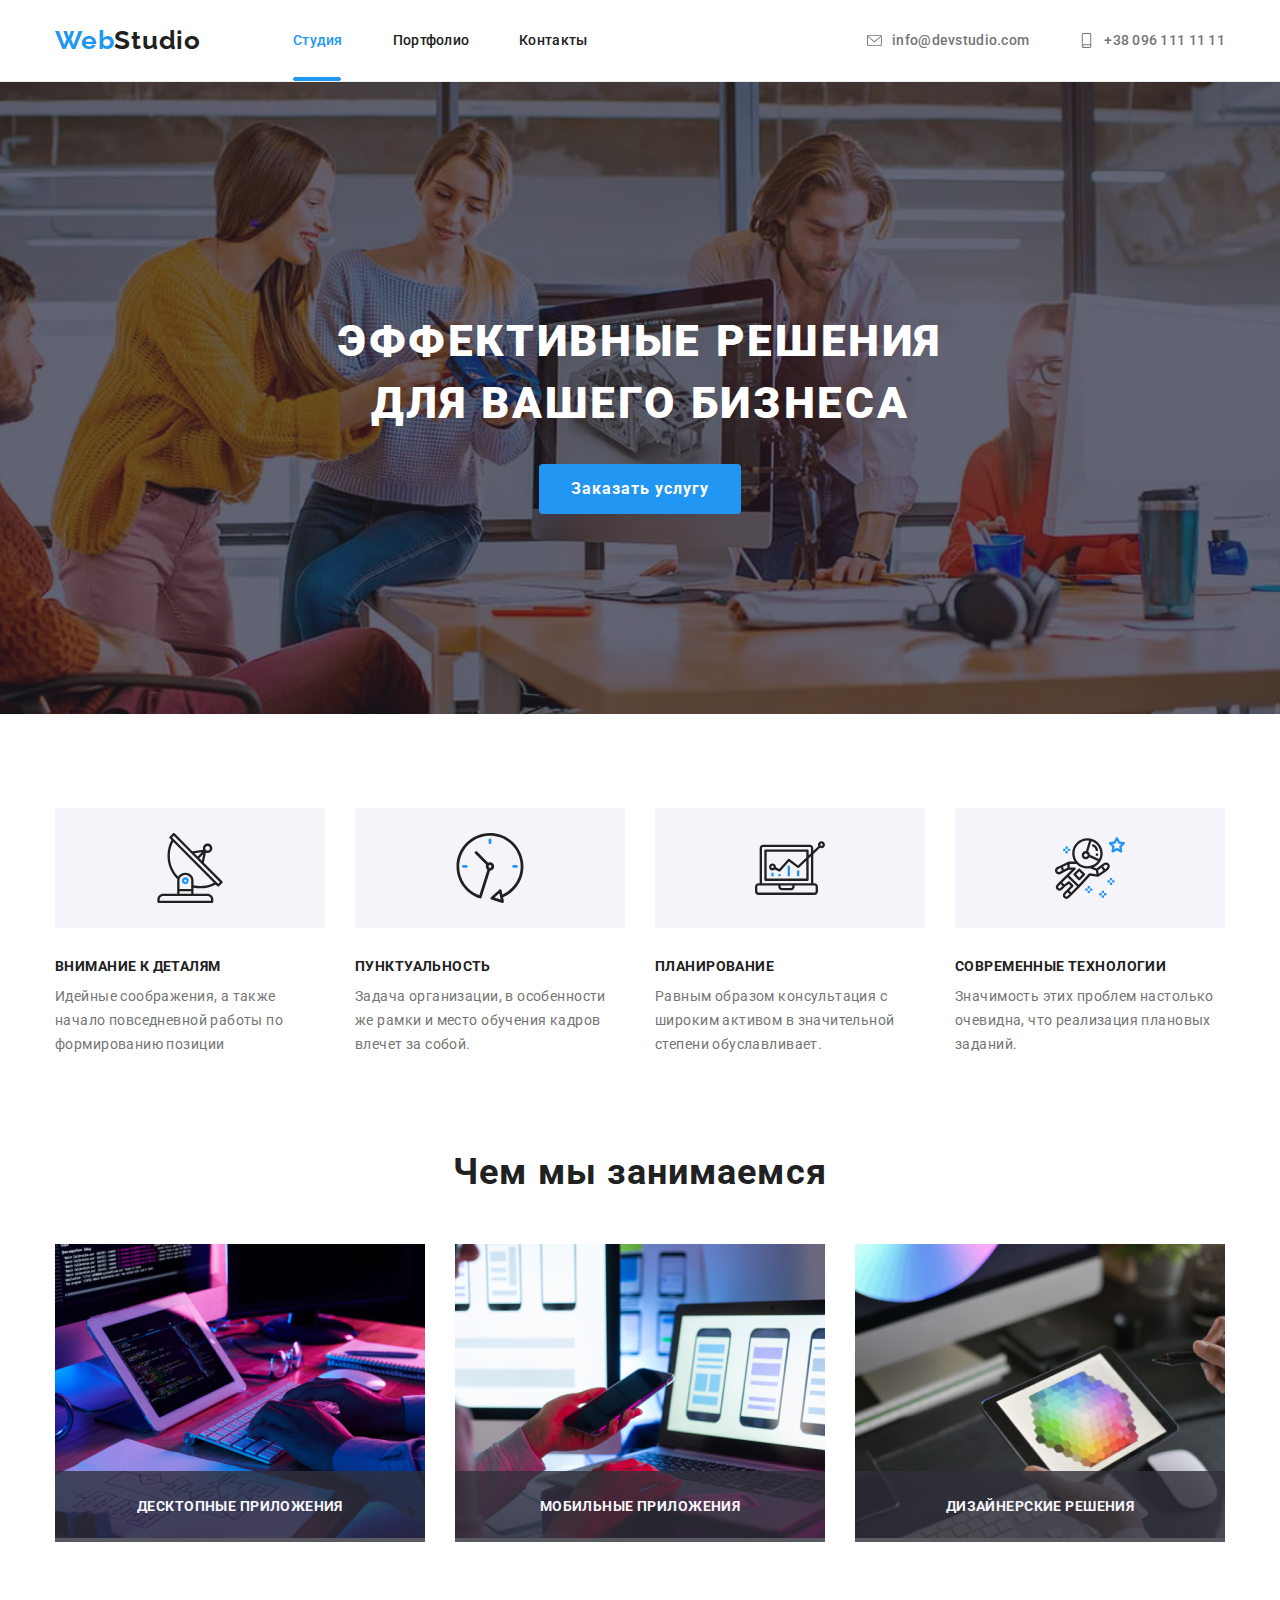
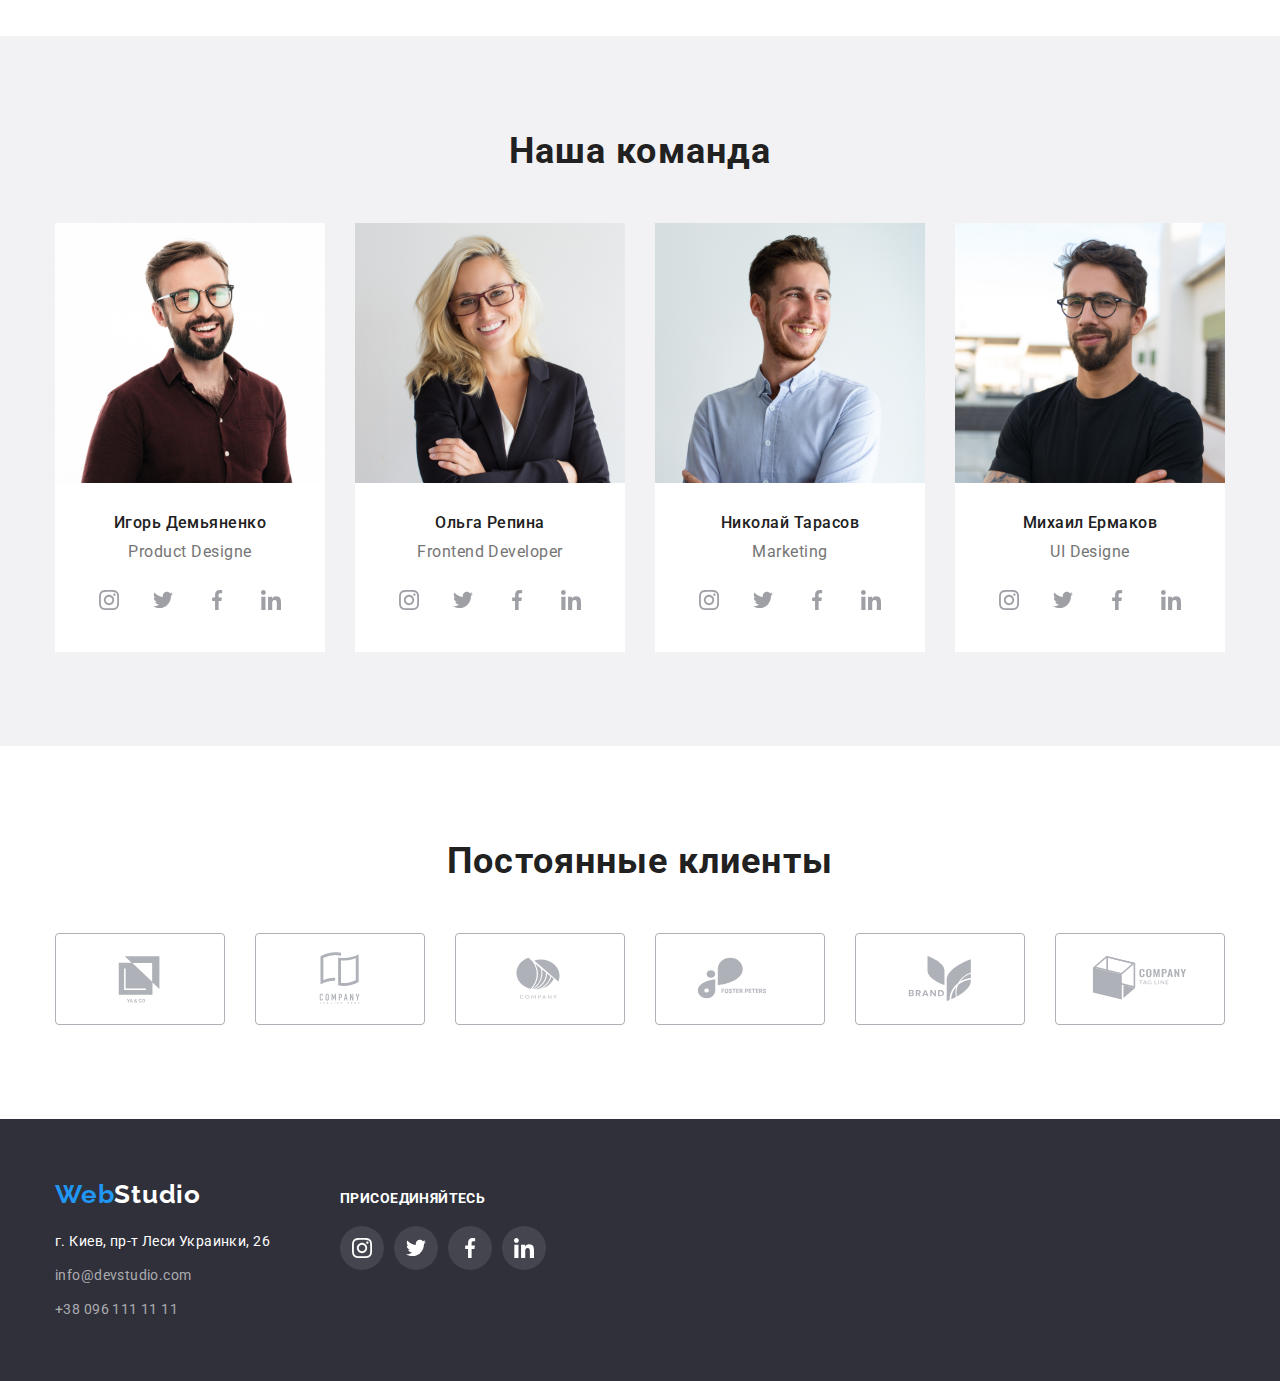
<file: index.html>
<!DOCTYPE html>
<html lang="ru">
  <head>
    <meta charset="UTF-8" />
    <meta http-equiv="X-UA-Compatible" content="IE=edge" />
    <meta name="viewport" content="width=device-width, initial-scale=1.0" />
    <title>WebStudio</title>
    <link
      href="https://fonts.googleapis.com/css2?family=Raleway:wght@700&family=Roboto:wght@400;500;700;900&display=swap"
      rel="stylesheet"/>
    <link rel="stylesheet" href="https://cdnjs.cloudflare.com/ajax/libs/modern-normalize/1.1.0/modern-normalize.min.css" />
    <link rel="stylesheet" href="./css/style.css" />
  </head>
  <body data-page>
    <!--Header-->
    <header class="header">
      <div class="conteiner-primary flex-conteiner">
          <nav class="page-header">
          <a href="./index.html" class="logo"><span class="logo-title">Web</span>Studio</a>
          <ul class="site-nav list">
            <li class="nav-item nav-item-studio"> 
              <a href="./index.html" class="link link-active nav-link">Студия</a>
            </li>
            <li class="nav-item">
              <a href="./portfolio.html" class="link nav-link">Портфолио</a>
            </li>
            <li class="nav-item">
              <a href="" class="link nav-link">Контакты</a>
            </li>
          </ul>
        </nav>
    
        <ul class="item-contact list">
          <li class="contact-item">
            <a href="mailto:info@devstudio.com" class="link contact-link"> <svg class="envelope">
              <use href="./images/icons.svg#icon-envelope"></use>
            </svg>
              info@devstudio.com</a>
          </li>
          <li class="contact-item"><a href="tel:+380961111111" class="link contact-link">
            <svg class="envelope"> <use href="./images/icons.svg#icon-smartphone"></use> </svg>
            +38 096 111 11 11</a></li>
        </ul>
      </div>
      </header>

    <!--main-->
    <main>
      <!--Hero-->
      <section class="section-hero overlay">
        <div class="conteiner-primary hero-conteiner">
           <h1 class="section-title">Эффективные решения для вашего бизнеса</h1>
            <button class="button-order" type="button" data-modal-open>Заказать услугу</button>  
      </div>
      </section>

      <!--features-->
      <section class="section-features">
        <div class="conteiner-primary conteiner-feature">
         <h2 class="visually-hidden">Features</h2>
        <ul class="list list-feature">
          <li class="feature-item">
            <div class="antena-around"> <svg class="antena"> <use href="./images/icons.svg#icon-antenna"> </use> </svg> </div>
            <h3 class="features-title">Внимание к деталям</h3>
            <p class="section-content">
              Идейные соображения, а также начало повседневной работы по
              формированию позиции
            </p>
             </li>
          <li class="feature-item">
            <div class="antena-around"> <svg class="antena">
                <use href="./images/icons.svg#icon-clock"> </use>
              </svg> </div>
            <h3 class="features-title">Пунктуальность</h3>
            <p class="section-content">
              Задача организации, в особенности же рамки и место обучения кадров
              влечет за собой.
            </p>
          </li>
          <li class="feature-item"><div class="antena-around"> <svg class="antena">
              <use href="./images/icons.svg#icon-diagram"> </use>
            </svg> </div>
            <h3 class="features-title">Планирование</h3>
            <p class="section-content">
              Равным образом консультация с широким активом в значительной
              степени обуславливает.
            </p>
          </li>
          <li class="feature-item"><div class="antena-around"> <svg class="antena">
              <use href="./images/icons.svg#icon-astronaut"> </use>
            </svg> </div>
            <h3 class="features-title">Современные технологии</h3>
            <p class="section-content">
              Значимость этих проблем настолько очевидна, что реализация
              плановых заданий.
            </p>
          </li>
        </ul>
        </div>
      </section>
      <!--What we Do-->
      <section class="section-work">
        <div class="conteiner-primary">
        <h2 class="work-title">Чем мы занимаемся</h2>
        <ul class="list list-work">
          <li class="work-item">
           <div class="thumb">
            <img
              src="./images/img-1-whatwedo.jpg"
              lang="en"
              alt="Someone print keyboard"
              width="370"
              height="294"
            /> 
            <p class="divice">Десктопные приложения</p>
          </div>
          </li>
          <li class="work-item">
            <div class="thumb">
            <img
              src="./images/img-3-whatwedo.jpg"
              lang="en"
              alt="Someone work with telefone and notebook"
              width="370"
              height="294"
            />
            <p class="divice">Мобильные приложения</p>
            </div>
          </li>
          <li class="work-item">
           <div class="thumb"> 
            <img 
              src="./images/img-2-whatwedo.jpg"
              lang="en"
              alt="Someone work with tablet"
              width="370"
              height="294"
            />
            <p class="divice">Дизайнерские решения</p>
          </div>
          </li>
        </ul>
        </div>
      </section>

      <!--Our team-->
      <section class="section-color">
        <h2 class="team-title">Наша команда</h2>
        <div class="conteiner-primary conteiner-team">
           <ul class="list list-team">
              <li class="member-team">
               <div class="team-card">
                  <img
                  src="./images/img-team-i.jpeg"
                  lang="en"
                  alt="Man Igor on the foto"
                 width="270" class="foto-member"/>
                 <div class="about-member">
                  <h3 class="team-member">Игорь Демьяненко</h3>
                 <p class="list-profession">Product Designe</p>
                 <div class="social">
                  <ul class="social-list">
                      <li class="social-item"><a href="" class="social-link"><svg class="social-icon">
                        <use href="./images/icons.svg#icon-instagram"></use></svg></a></li>
                        <li class="social-item"><a href="" class="social-link"><svg class="social-icon">
                        <use href="./images/icons.svg#icon-twitter"></use>
                      </svg></a></li>
                      <li class="social-item"><a href="" class="social-link"><svg class="social-icon">
                        <use href="./images/icons.svg#icon-facebook"></use>
                      </svg></a></li>
                       <li class="social-item"><a href="" class="social-link"><svg class="social-icon">
                        <use href="./images/icons.svg#icon-linkedin"></use>
                      </svg></a></li>
                  </ul>
                 </div>
                </div>
            </div>
          </li>
          <li class="member-team">
            <div class="team-card">
             <img
              src="./images/img-team-o.jpeg"
              lang="en"
              alt="Women Olga on the foto"
              width="270" class="foto-member" 
            />
            <div class="about-member">
             <h3 class="team-member">Ольга Репина</h3>
            <p class="list-profession">Frontend Developer</p>
            <div class="social">
              <ul class="social-list">
                <li class="social-item"><a href="" class="social-link"><svg class="social-icon">
                      <use href="./images/icons.svg#icon-instagram"></use>
                    </svg></a></li>
                <li class="social-item"><a href="" class="social-link"><svg class="social-icon">
                      <use href="./images/icons.svg#icon-twitter"></use>
                    </svg></a></li>
                <li class="social-item"><a href="" class="social-link"><svg class="social-icon">
                      <use href="./images/icons.svg#icon-facebook"></use>
                    </svg></a></li>
                <li class="social-item"><a href="" class="social-link"><svg class="social-icon">
                      <use href="./images/icons.svg#icon-linkedin"></use>
                    </svg></a></li>
              </ul>
            </div>
            </div>
            </div>
          </li>
          <li class="member-team">
            <div class="team-card">
            <img
              src="./images/img-team-n.jpeg"
              lang="en"
              alt="Man Nikolay on the foto"
              width="270" class="foto-member"
            />
                <div class="about-member">
                    <h3 class="team-member">Николай Тарасов</h3>
                      <p class="list-profession">Marketing</p>
                    <div class="social">
                      <ul class="social-list">
                        <li class="social-item"><a href="" class="social-link"><svg class="social-icon">
                              <use href="./images/icons.svg#icon-instagram"></use>
                            </svg></a></li>
                        <li class="social-item"><a href="" class="social-link"><svg class="social-icon">
                              <use href="./images/icons.svg#icon-twitter"></use>
                            </svg></a></li>
                        <li class="social-item"><a href="" class="social-link"><svg class="social-icon">
                              <use href="./images/icons.svg#icon-facebook"></use>
                            </svg></a></li>
                        <li class="social-item"><a href="" class="social-link"><svg class="social-icon">
                              <use href="./images/icons.svg#icon-linkedin"></use>
                            </svg></a></li>
                      </ul>
                    </div>
                </div>
            </div>
          </li>
          <li class="member-team">
            <div class="team-card">
            <img
              src="./images/img-team-m.jpeg"
              lang="en"
              alt="Man Mike on the foto"
              width="270" class="foto-member"
            />
                  <div class="about-member">
                     <h3 class="team-member">Михаил Ермаков</h3>
                      <p class="list-profession">UI Designe</p>
                      <div class="social">
                        <ul class="social-list">
                          <li class="social-item"><a href="" class="social-link"><svg class="social-icon">
                                <use href="./images/icons.svg#icon-instagram"></use>
                              </svg></a></li>
                          <li class="social-item"><a href="" class="social-link"><svg class="social-icon">
                                <use href="./images/icons.svg#icon-twitter"></use>
                              </svg></a></li>
                          <li class="social-item"><a href="" class="social-link"><svg class="social-icon">
                                <use href="./images/icons.svg#icon-facebook"></use>
                              </svg></a></li>
                          <li class="social-item"><a href="" class="social-link"><svg class="social-icon">
                                <use href="./images/icons.svg#icon-linkedin"></use>
                              </svg></a></li>
                        </ul>
                      </div>
                  </div>
            </div>
          </li>
        </ul>
      </div>
      </section>

      <!--Regular clients-->
      <section class="section-clients">
        <h2 class="clients-title">Постоянные клиенты</h2>
        <div class="clients conteiner-primary">
          <ul class="our-clients">
            <li class="clients-item"><a href="" class="clients-link"><svg class="clients-icon">
                  <use href="./images/icons.svg#icon-logo-one"></use>
                </svg></a></li>
            <li class="clients-item"><a href="" class="clients-link"><svg class="clients-icon">
                  <use href="./images/icons.svg#icon-logo-two"></use>
                </svg></a></li>
            <li class="clients-item"><a href="" class="clients-link"><svg class="clients-icon">
                  <use href="./images/icons.svg#icon-logo-three"></use>
                </svg></a></li>
          <li class="clients-item"><a href="" class="clients-link"><svg class="clients-icon">
                <use href="./images/icons.svg#icon-logo-four"></use>
              </svg></a></li>
              <li class="clients-item"><a href="" class="clients-link"><svg class="clients-icon">
                    <use href="./images/icons.svg#icon-logo-five"></use>
                  </svg></a></li>
              <li class="clients-item"><a href="" class="clients-link"><svg class="clients-icon">
                    <use href="./images/icons.svg#icon-logo-six"></use>
                  </svg></a></li>
          </ul>
        </div>

      </section>
    </main>

    <!--Footer-->
    <footer class="footer">
      <div class="conteiner-primary footer-flex">
       <div>
        <a href="./index.html" class="logo-botton"><span class="logo-title">Web</span>Studio</a>
      <address>
        <ul class="list footer-item">
          <li class="list-footer">
            <a
              href="https://goo.gl/maps/gsfCshEHXstuSvvL9"
              target="_blank"
              rel="noopener noreferrer"
              class="footer-post">г. Киев, пр-т Леси Украинки, 26</a>
          </li>
          <li class="list-footer">
            <a href="mailto:info@devstudio.com" class="footer-link">info@devstudio.com</a>
          </li>
          <li class="list-footer">
            <a href="tel:+380961111111" class="footer-link">+38 096 111 11 11</a>
          </li>
        </ul>
        </address>
        </div>
        <div class="social conteiner-social">
          <h2 class="footer-social">Присоединяйтесь</h2>
          <ul class="social-list">
            <li class="social-item"><a href="" class="social-link social-footer"><svg class="social-icon footer-icon">
                  <use href="./images/icons.svg#icon-instagram"></use>
                </svg></a></li>
            <li class="social-item"><a href="" class="social-link social-footer"><svg class="social-icon footer-icon">
                  <use href="./images/icons.svg#icon-twitter"></use>
                </svg></a></li>
            <li class="social-item"><a href="" class="social-link social-footer"><svg class="social-icon footer-icon">
                  <use href="./images/icons.svg#icon-facebook"></use>
                </svg></a></li>
            <li class="social-item"><a href="" class="social-link social-footer"><svg class="social-icon footer-icon">
                  <use href="./images/icons.svg#icon-linkedin"></use>
                </svg></a></li>
          </ul>
          </div>
      </div>
    </footer>
    <!--Modal - window-->
    <div class="backdrop is-hidden" data-modal>
      <div class="modal" data-modal-close>
        <button type="button" class="modal-close">
          <svg  class="modal-icon">
            <use href="./images/icons.svg#icon-close"></use>
          </svg>
        </button>
        </div>
    </div>
    <script src="./js/modal.js"></script>
  </body>
</html>
</file>
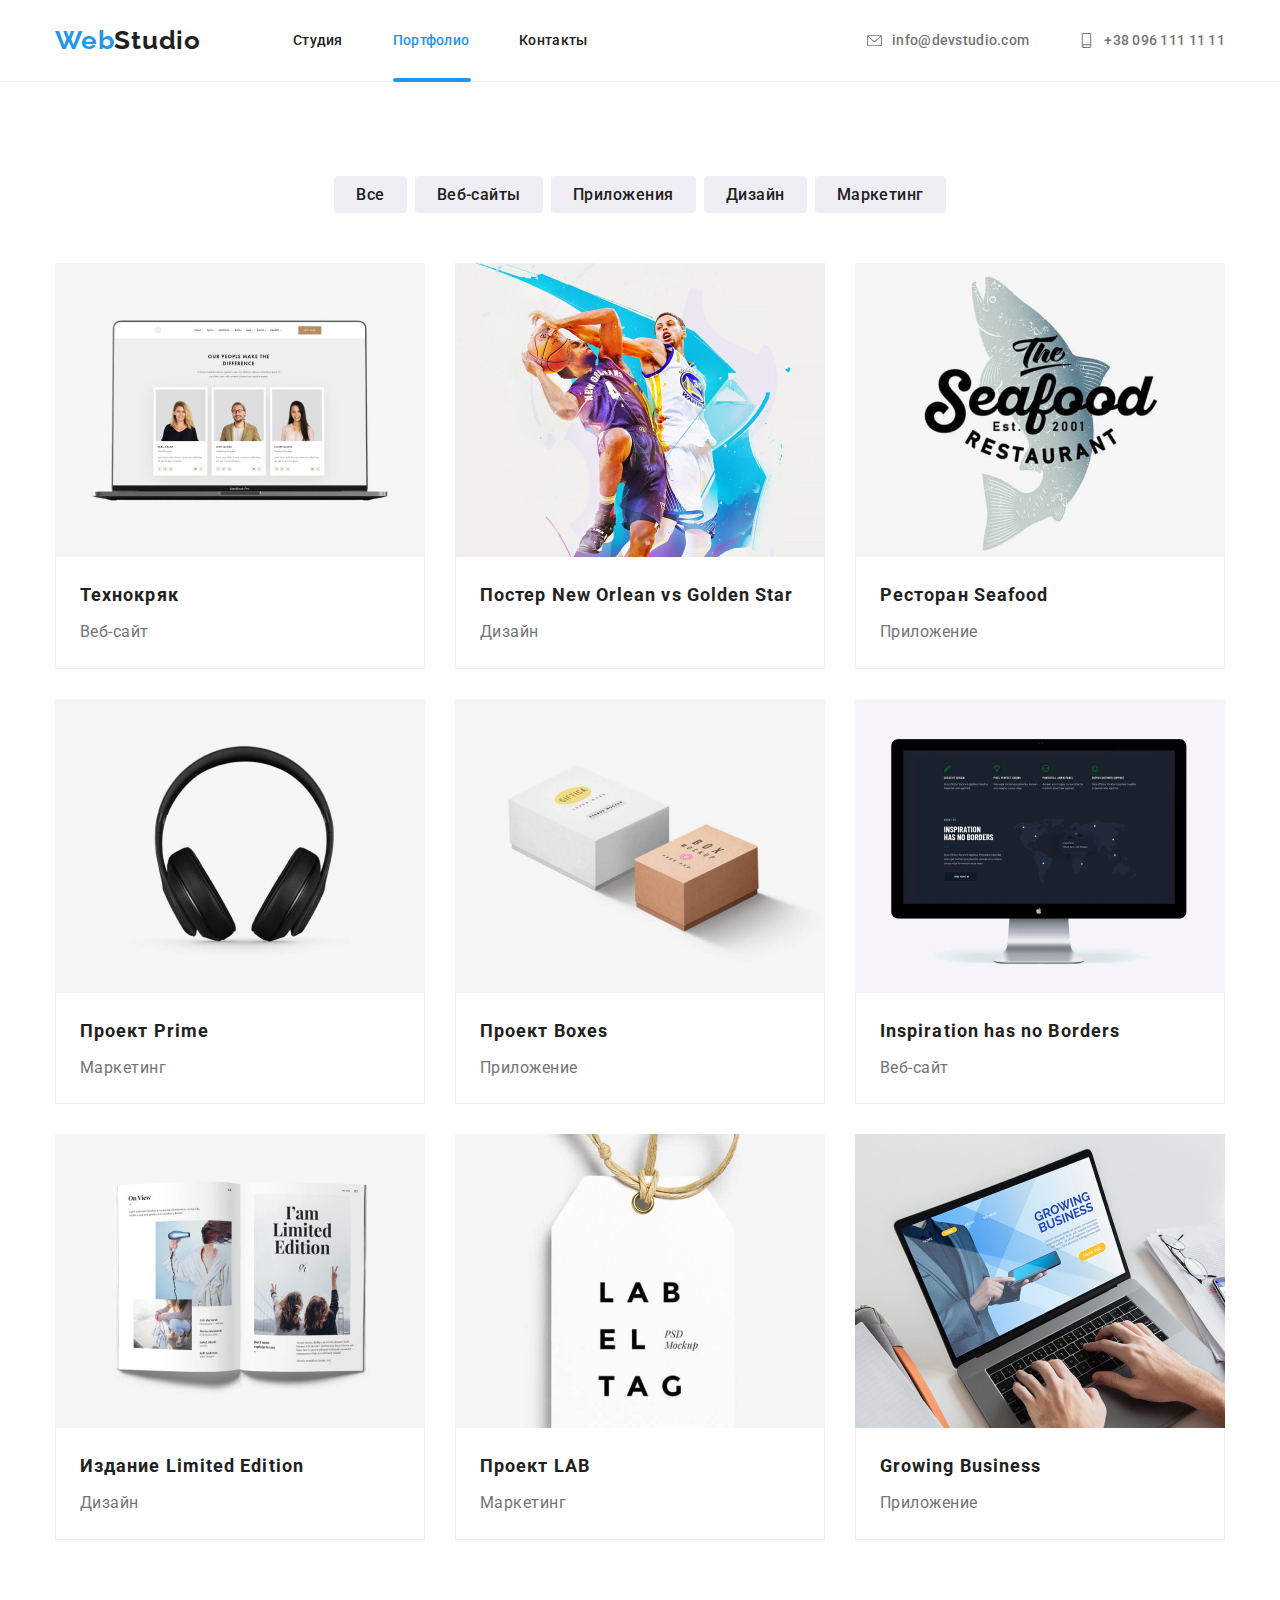
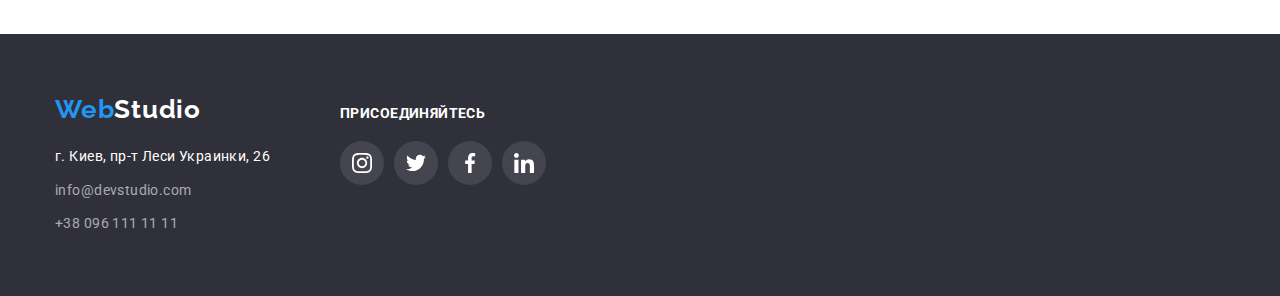
<file: portfolio.html>
<!DOCTYPE html>
<html lang="ru">

<head>
  <meta charset="UTF-8" />
  <meta http-equiv="X-UA-Compatible" content="IE=edge" />
  <meta name="viewport" content="width=device-width, initial-scale=1.0" />
  <title>WebStudio Portfolio</title>
  <link href="https://fonts.googleapis.com/css2?family=Raleway:wght@700&family=Roboto:wght@400;500;700;900&display=swap"
    rel="stylesheet" />
  <link rel="stylesheet"
    href="https://cdnjs.cloudflare.com/ajax/libs/modern-normalize/1.1.0/modern-normalize.min.css" />
  <link rel="stylesheet" href="./css/style.css" />
</head>

<body>
  <!--Header-->
  <header class="header">
    <div class="conteiner-primary flex-conteiner">
      <nav class="page-header">
        <a href="./index.html" class="logo"><span class="logo-title">Web</span>Studio</a>
        <ul class="site-nav list">
          <li class="nav-item">
            <a href="./index.html" class="link nav-link">Студия</a>
          </li>
          <li class="nav-item nav-item-portfolio">
            <a href="./portfolio.html" class="link link-active nav-link">Портфолио</a>
          </li>
          <li class="nav-item">
            <a href="" class="link nav-link">Контакты</a>
          </li>
        </ul>
      </nav>

      <ul class="item-contact list">
        <li class="contact-item">
          <a href="mailto:info@devstudio.com" class="link contact-link"><svg class="envelope">
              <use href="./images/icons.svg#icon-envelope"></use>
            </svg>
            info@devstudio.com</a>
        </li>
        <li class="contact-item"><a href="tel:+380961111111" class="link contact-link"><svg class="envelope">
              <use href="./images/icons.svg#icon-smartphone"></use>
            </svg>
            +38 096 111 11 11</a></li>
      </ul>
    </div>
  </header>
  <!--Main-->
  <main>
    <h1 class="visually-hidden">Portfolio</h1>
    <section class="button-section">
      <div class="portfolio">
        <ul class="list button-list">
          <li class="button-item">
            <button class="button" type="button">Все</button>
          </li>
          <li class="button-item">
            <button class="button" type="button">Веб-сайты</button>
          </li>
          <li class="button-item">
            <button class="button" type="button">Приложения</button>
          </li>
          <li class="button-item">
            <button class="button" type="button">Дизайн</button>
          </li>
          <li class="button-item">
            <button class="button" type="button">Маркетинг</button>
          </li>
        </ul>
        <!--Site-link-->
        <ul class="exampl">
          <li class="exampl-item">
            <a href="" class="exampl-link">
              <div class="thumb-exampl">
                  <img class="exampl-site" src="./images/portfolio/texnokryak.jpg" alt="someone vebsite" width="370" />
                    <div class="overlay-exampl">  
                  <p class="exampl-text">Ресурс пропонує комплексні пропозиції з різним рівнем функціоналу та сервісів. Все це дозволить відвідувачу отримати
                    вичерпні відомості про компанію чи приватну особу</p>
                </div>
              </div>
                  <div class="card-exampl">
                  <h2 class="exampl-title">Технокряк</h2>
                  <p class="exampl-content">Веб-сайт</p>
                  </div>
              </a>
          </li>
          <li class="exampl-item">
            <a href="" class="exampl-link">
              <div class="thumb-exampl">
              <img class="exampl-site" src="./images/portfolio/orlean.jpg" alt="man play backetball" width="370" />
              <div class="overlay-exampl">
                <p class="exampl-text">Ресурс пропонує комплексні пропозиції з різним рівнем функціоналу та сервісів. Все це дозволить
                  відвідувачу отримати
                  вичерпні відомості про компанію чи приватну особу</p>
              </div>
            </div>
              <div class="card-exampl">
                <h2 class="exampl-title">Постер New Orlean vs Golden Star</h2>
                <p class="exampl-content">Дизайн</p>
              </div>
            </a>
          </li>
          <li class="exampl-item">
            <a href="" class="exampl-link">
              <div class="thumb-exampl">
              <img class="exampl-site" src="./images/portfolio/seafood.jpg" alt="fish restaurant" width="370" />
              <div class="overlay-exampl">
                <p class="exampl-text">Ресурс пропонує комплексні пропозиції з різним рівнем функціоналу та сервісів. Все це дозволить
                  відвідувачу отримати
                  вичерпні відомості про компанію чи приватну особу</p>
              </div>
              </div>
              <div class="card-exampl">
                <h2 class="exampl-title">Ресторан Seafood</h2>
                <p class="exampl-content">Приложение</p>
              </div>
            </a>
          </li>
          <li class="exampl-item">
            <a href="" class="exampl-link">
              <div class="thumb-exampl">
              <img class="exampl-site" src="./images/portfolio/prime.jpg" alt="headphones" width="370" />
              <div class="overlay-exampl">
                <p class="exampl-text">Ресурс пропонує комплексні пропозиції з різним рівнем функціоналу та сервісів. Все це дозволить
                  відвідувачу отримати
                  вичерпні відомості про компанію чи приватну особу</p>
              </div>
              </div>
              <div class="card-exampl">
                <h2 class="exampl-title">Проект Prime</h2>
                <p class="exampl-content">Маркетинг</p>
              </div>
            </a>
          </li>
          <li class="exampl-item">
            <a href="" class="exampl-link">
              <div class="thumb-exampl">
              <img class="exampl-site" src="./images/portfolio/boxes.jpg" alt="boxes" width="370" />
              <div class="overlay-exampl">
                <p class="exampl-text">Ресурс пропонує комплексні пропозиції з різним рівнем функціоналу та сервісів. Все це дозволить
                  відвідувачу отримати
                  вичерпні відомості про компанію чи приватну особу</p>
              </div>
              </div>
              <div class="card-exampl">
                <h2 class="exampl-title">Проект Boxes</h2>
                <p class="exampl-content">Приложение</p>
              </div>
            </a>
          </li>
          <li class="exampl-item">
            <a href="" class="exampl-link">
              <div class="thumb-exampl">
              <img class="exampl-site" src="./images/portfolio/borders.jpg" alt="apple-mac" width="370" />
              <div class="overlay-exampl">
                <p class="exampl-text">Ресурс пропонує комплексні пропозиції з різним рівнем функціоналу та сервісів. Все це дозволить
                  відвідувачу отримати
                  вичерпні відомості про компанію чи приватну особу</p>
              </div>
              </div>
              <div class="card-exampl">
                <h2 class="exampl-title">Inspiration has no Borders</h2>
                <p class="exampl-content">Веб-сайт</p>
              </div>
            </a>
          </li>
          <li class="exampl-item">
            <a href="" class="exampl-link">
              <div class="thumb-exampl">  
              <img class="exampl-site" src="./images/portfolio/limited-edition.jpg" alt="open book" width="370" />
              <div class="overlay-exampl">
                <p class="exampl-text">Ресурс пропонує комплексні пропозиції з різним рівнем функціоналу та сервісів. Все це дозволить
                  відвідувачу отримати
                  вичерпні відомості про компанію чи приватну особу</p>
              </div>
              </div>
              <div class="card-exampl">
                <h2 class="exampl-title">Издание Limited Edition</h2>
                <p class="exampl-content">Дизайн</p>
              </div>
            </a>
          </li>
          <li class="exampl-item">
            <a href="" class="exampl-link">
            <div class="thumb-exampl">
              <img class="exampl-site" src="./images/portfolio/lab.jpg" alt="label" width="370" />
              <div class="overlay-exampl">
                <p class="exampl-text">Ресурс пропонує комплексні пропозиції з різним рівнем функціоналу та сервісів. Все це дозволить
                  відвідувачу отримати
                  вичерпні відомості про компанію чи приватну особу</p>
              </div>
              </div>
              <div class="card-exampl">
                <h2 class="exampl-title">Проект LAB</h2>
                <p class="exampl-content">Маркетинг</p>
              </div>
            </a>
          </li>
          <li class="exampl-item">
            <a href="" class="exampl-link">
              <div class="thumb-exampl">
              <img class="exampl-site" src="./images/portfolio/grouing-business.jpg" alt="someone is typinh on notebook"
                width="370" />
              <div class="overlay-exampl">
                <p class="exampl-text">Ресурс пропонує комплексні пропозиції з різним рівнем функціоналу та сервісів. Все це дозволить
                  відвідувачу отримати
                  вичерпні відомості про компанію чи приватну особу</p>
              </div>
              </div>
                <div class="card-exampl">
                <h2 class="exampl-title">Growing Business</h2>
                <p class="exampl-content">Приложение</p>
              </div>
            </a>
          </li>
        </ul>
      </div>
    </section>
  </main>

  <!--Footer-->
  <footer class="footer">
    <div class="conteiner-primary footer-flex">
      <div>
          <a href="./index.html" class="logo-botton"><span class="logo-title">Web</span>Studio</a>
          <address>
            <ul class="list footer-item">
              <li class="list-footer">
                <a href="https://goo.gl/maps/gsfCshEHXstuSvvL9" target="_blank" rel="noopener noreferrer"
                  class="footer-post">г. Киев, пр-т Леси Украинки, 26</a>
              </li>
              <li class="list-footer">
                <a href="mailto:info@devstudio.com" class="footer-link">info@devstudio.com</a>
              </li>
              <li class="list-footer">
                <a href="tel:+380961111111" class="footer-link">+38 096 111 11 11</a>
              </li>
            </ul>
          </address>
        </div>
        <div class="social conteiner-social">
          <h2 class="footer-social">Присоединяйтесь</h2>
          <ul class="social-list">
            <li class="social-item"><a href="" class="social-link social-footer"><svg class="social-icon footer-icon">
                  <use href="./images/icons.svg#icon-instagram"></use>
                </svg></a></li>
            <li class="social-item"><a href="" class="social-link social-footer"><svg class="social-icon footer-icon">
                  <use href="./images/icons.svg#icon-twitter"></use>
                </svg></a></li>
            <li class="social-item"><a href="" class="social-link social-footer"><svg class="social-icon footer-icon">
                  <use href="./images/icons.svg#icon-facebook"></use>
                </svg></a></li>
            <li class="social-item"><a href="" class="social-link social-footer"><svg class="social-icon footer-icon">
                  <use href="./images/icons.svg#icon-linkedin"></use>
                </svg></a></li>
          </ul>
        </div>
    </div>
  </footer>
</body>

</html>
</file>
<file: css/style.css>
html {
  box-sizing: border-box;
}

*,
*::before,
*::after {
    box-sizing: inherit;
}

:root {
--main-color: #212121;
--sec-color: #757575;
--accent-color: #2196F3;
--footer-color: #2F303A;
--white: #FFFFFF;
--color-button: #F5F4FA;
--footer-colour-adress: rgb(255,255,255,0.6);
}

body {
    background-color: #FFFFFF;
    color: var(--main-color);
    font-family: 'Roboto', sans-serif;
}

.list {
    list-style: none;
}

.visually-hidden {
    position: absolute;
    width: 1px;
    height: 1px;
    margin: -1px;
    border: 0;
    padding: 0;

    white-space: nowrap;
    clip-path: inset(100%);
    clip: rect(0 0 0 0);
    overflow: hidden;
}

.no-scroll {
overflow: hidden;
}

/*logo*/
.logo {
    color: var(--main-color);
    text-decoration: none;
    width: 145px;

    font-family: 'Raleway', sans-serif;
    font-weight: 700;
    font-size: 26px;
    line-height: 1.2;
    letter-spacing: 0.03em;
    display: inline-block;
    transition: color 250ms cubic-bezier(0.4, 0, 0.2, 1); 
}

.logo:hover,
.logo:focus,
.logo-botton:hover,
.logo-botton:focus {
    color: var(--accent-color);
    text-decoration: underline;
    text-underline-position: var(--accent-color);
}

.logo-title {
    color: var(--accent-color);
}

.logo-botton {
     color: var(--white);
     text-decoration: none;
   
     font-family: Raleway, sans-serif;
     font-weight: 700;
     font-size: 26px;
     line-height: 1.2;
     letter-spacing: 0.03em;
     display: inline-block;
     margin-bottom: 20px;
    
     transition: color 250ms cubic-bezier(0.4, 0, 0.2, 1);
}

.logo-botton:hover,
.logo-botton:focus {
    color: var(--accent-color);
}

 /*header*/
 
 .conteiner-primary {
     width: 1200px;
     margin-left: auto;
     margin-right: auto;
     padding-right: 15px;
     padding-left: 15px;
 }
 

/*site-nav*/
.site-nav .link {
     
    color: var(--main-color);
     text-decoration: none;
     
     font-weight: 500;
     font-size: 14px;
     line-height: 1.2;
     letter-spacing: 0.02em;

    transition: color 250ms cubic-bezier(0.4, 0, 0.2, 1);
}
.site-nav .link:hover {
    color: var(--accent-color);
}
.site-nav .link:focus {
    color: var(--accent-color);
}
 .site-nav .link-active {
    color: var(--accent-color);
 }

 /*After in studio*/

 .nav-item-studio::after {
     content: "";
     width: 48px;
     height: 4px;
     background-color: var(--accent-color);
     position: absolute;
     top: 95%;
     border: 1px solid var(--accent-color);
     border-radius: 4px;
     opacity: 1;
 }


 /*After in portfolio*/
 .conteiner-primary {
    position: relative;
 }
 .nav-item-portfolio::after {
    content: "";
    width: 78px;
    height: 4px;
    background-color: var(--accent-color);
    position: absolute;
    top: 96%;
    border: 1px solid var(--accent-color);
    border-radius: 4px;
    opacity: 1;
 }
 

/*item-contact*/

.item-contact .link.contact-link {
    color: var(--sec-color);
    text-decoration: none;
    font-style: normal;
    font-weight: 500;
    font-size: 14px;
    line-height: 1.2;
    letter-spacing: 0.02em;
    padding-top: 32px;
    padding-bottom: 32px;
    transition: color 250ms cubic-bezier(0.4, 0, 0.2, 1);
}
.item-contact .link:hover  {
    color: var(--accent-color);
}
.item-contact .link:focus {
    color: var(--accent-color);
}
    .link .envelope {
    width: 15px;
    height: 15px;
    margin-right: 10px;
    
    fill: var(--sec-color);

    transition: fill 250ms cubic-bezier(0.4, 0, 0.2, 1);
    }

    .link:hover > .envelope  {
    fill: var(--accent-color);
    }

    .link:focus > .envelope {
    fill: var(--accent-color);
    }


/*main*/
 /*hero*/

  .section-title {
    color: var(--white);
    font-weight: 900;
    font-size: 44px;
    line-height: 1.4;
    letter-spacing: 0.06em;
    text-transform: uppercase;
 }
    .section-hero {
    background-color: var(--footer-color);
    text-align: center;
    padding-top: 0px;
    padding-bottom: 0px;
 }

    .hero-conteiner {
    display: flex;
    flex-direction: column;
    justify-content: center;
    width: 696px;
        }

    .overlay {
    max-width: 1600px;
    margin-left: auto;
    margin-right: auto;
    padding-top: 200px;
    padding-bottom: 200px;
    background-image: linear-gradient(to right, rgba(43, 44, 58, 0.4), rgba(43, 44, 58, 0.4)), url("../images/img-hero-squoosh.jpg");   
    background-position: center;
    background-repeat: no-repeat;
    background-size: cover;
    }

      
/*section features*/
 .section-features {
    padding-top: 94px;
    padding-bottom: 94px;
 }

  .list-feature {
    display: flex;
    justify-content: center;
    align-items: baseline;
}

  .feature-item {
    display: block;
    margin-right: 30px;
   
    width: 270px;
 }

 .list-feature .feature-item:last-child {
    margin-right: 0px;
 }

 .features-title {
        
        font-weight: 700;
        font-size: 14px;
        line-height: 1.2;
        letter-spacing: 0.03em;
        text-transform: uppercase;
        margin-top: 0px;
        margin-bottom: 10px;
}

.conteiner-primary .title {
    margin: 0px;
    text-align: center;
    padding: 10px;
    
}

 .section-content {
    color: var(--sec-color);
    margin-top: 0px;
    margin-bottom: 0px;

    font-weight: 400;
    font-size: 14px;
    line-height: 1.7;
    letter-spacing: 0.03em;

}

 .list {
    margin-top: 0px;
    margin-bottom: 0px;
    padding-left: 0px;
}

  .antena-around {
      display: flex;
      justify-content: center;
      align-items: center;
      width: 270px;
      height: 120px;
      background-color: var(--color-button);
      border-radius: 4px;
       
      margin-bottom: 30px;
  }

  .antena {
    display: inline-block;
      height: 70px;
      width: 70px;
      align-self: center    ;
  }

  .thumb {
    position: relative;
    width: 370px;      
  }

  .divice {
    position: absolute;
    bottom: 0%;
    padding: 27px 82px;
    display: block;
    width: 370px;
    margin-top: 0px;
    margin-bottom: 0px;

    color: var(--color-button);
    
    font-style: normal;
    font-weight: 700;
    font-size: 14px;
    line-height: 1.2;
    letter-spacing: 0.03em;
    text-transform: uppercase;
    text-align: center;
      
    background-color: rgb(47,48,58,0.8);
  }
   
/*section work*/

    .section-work {
        padding-bottom: 94px;
    }
    .list-work {
    display: flex;
    
    }

    .list-work .work-item {
    display: block;
    margin-right: 30px;
    
    }

    .list-work .work-item:last-child {
    margin-right: 0px;
    }

    .work-title,
    .team-title,
    .clients-title  {
        font-weight: 700;
        font-size: 36px;
        line-height: 1.2;
        text-align: center;
        letter-spacing: 0.03em;     
    }

 .work-title {
    margin-top: 0px;
    margin-bottom: 50px;
   }

    /*section our team*/
    .conteiner-main {
    margin-bottom: 0px;
    }
    .list-team {
    display: flex;
    }

    .list-team .member-team {
    display: block;
    margin-right: 30px;
    justify-content: center;
    width: 270px;
    }
    .list-team .member-team:last-child {
    margin-right: 0px;
    }

 .list .list-profession {

     color: var(--sec-color);

     font-weight: 400;
     font-size: 16px;
     line-height: 1.2;
     text-align: center;
     letter-spacing: 0.03em;
        
     margin-top: 0px;
     margin-bottom: 16px;
     margin-left: 0px;
     margin-right: 0px;
     padding-bottom: 0px;
 }

    .about-member {
        padding-top: 30px;
        padding-bottom: 30px;
        padding-left: 32px;
        padding-right: 32px;
        width: 270px;
        background-color: var(--white);
    }

    .foto-member {
    display: block;
    }

 .team-member {
    padding-top: 0px;
    padding-bottom: 0px;
    margin-top: 0px;
    margin-bottom: 10px;
    margin-left: 0px;
    margin-right: 0px;

    font-weight: 500;
    font-size: 16px;
    line-height: 1.2;
    text-align: center;
    letter-spacing: 0.03em;
}

.section-color {
    background-color: rgba(175, 177, 184, 0.16);
    padding-bottom: 94px;
    padding-top: 94px;
}

.team-title {
    margin-bottom: 50px;
    margin-top: 0px;
}

.conteiner-team {
    margin-bottom: 0px;
    padding-bottom: 0px;
    list-style: none;
}

    .team-card {
    width: 270px;
 }
  
    .social-list {
    display: flex;
    justify-content: center;
    align-items: center;
    list-style: none;
    margin-top: 0px;
    margin-bottom: 0px;
    padding-left: 0px;
    }

    .social-link{
    display: flex; 
    width: 44px;
    height: 44px;
    justify-content: center;
    align-items: center;
    border-radius: 50%;
    
    transition: background-color 250ms cubic-bezier(0.4, 0, 0.2, 1);
    }

    .social-link:hover {
    background-color: var(--accent-color);
    }

    .social-link:focus {
    background-color: var(--accent-color);
    }

    .social-item {
    margin-right: 10px;
    }   
    .social-list .social-item:last-child {
    margin-right: 0px;
    }
    
    .social-icon {
    width: 20px;
    height: 20px;
    fill: #9ea0a5;

    transition: fill 250ms cubic-bezier(0.4, 0, 0.2, 1);
    }

    
    .social-link:hover >.social-icon {
    fill: var(--white);
    }

    .social-link:focus >.social-icon {
    fill: var(--white);
        }
    
        /*Regular clients*/

    .section-clients {
    padding-bottom: 94px;
    padding-top: 94px;
    }
    .our-clients {
    list-style: none;
    }
    .clients-title {
    margin-top: 0px;
    margin-bottom: 50px;
    }

    .our-clients {
    display: flex;
    margin-top: 0px;
    margin-bottom: 0px;
    padding-left: 0px;
    }

    .clients-item {
    margin-right: 30px;
    }
    .our-clients .clients-item:last-child {
        margin-right: 0px;
    }

    .clients-link {
    display: flex;
    justify-content: center;
    align-items: center;
    
    width: 170px;
    height: 92px;
    
    border: 1px solid #AFB1B8;
    border-radius: 4px;
    
    transition: border-color 250ms cubic-bezier(0.4, 0, 0.2, 1), box-shadow 250ms cubic-bezier(0.4, 0, 0.2, 1);
    }

    .clients-link:hover,
    .clients-link:focus {
     border-color: var(--accent-color);
    }

   .clients-icon {
    width: 106px;
    height: 60px;
    fill: #AFB1B8;
    
    transition: fill 250ms cubic-bezier(0.4, 0, 0.2, 1);
    }

    .clients-link:hover > .clients-icon {
    fill: var(--accent-color);
    
    }

    .clients-link:focus > .clients-icon {
        fill: var(--accent-color);
         
        }

/*portfolio site-link*/

 .header {
    border-bottom: 1px solid #ECECEC;
   }

/*site-nav -portfolio*/

 .flex-conteiner {
    display: flex;
    align-items: center;
    
 }

.page-header {
    display: flex;
    align-items: center;
    padding-left: 0px;
    padding-right: 0px;
    
}

.site-nav {
    display: flex;
    margin-left: 93px;
    margin-top: 0px;
    margin-bottom: 0px;
    margin-right: 0px;
    padding: 0px;
}

.site-nav .nav-item {
    display: block;
    margin-right: 50px;
    
}

.site-nav .nav-item:last-child {
    margin-right: 0px;
}

.site-nav .nav-item:first-child {
    margin-left: 0px;
}

.nav-link {
    display: block;
    padding-top: 10px;
    padding-bottom: 10px;
    
}

.item-contact {
    display: flex;
    margin-left: auto;
    margin-right: 0px;
    margin-top: 0px;
    margin-bottom: 0px;
    padding: 0px;
}

.item-contact .contact-item {
    margin-right: 50px;
    
} 

.item-contact .contact-item:last-child {
    margin-right: 0px;
}

.contact-link{
    display: flex;
    align-items: center;
}
    
/*portfolio-exampl*/

    .portfolio {
    width: 1200px;
    margin-left: auto;
    margin-right: auto;
    padding-right: 15px;
    padding-left: 15px;
    }
    .exampl .exampl-item {
    list-style: none;
}
    .card-exampl {
    padding: 20px 24px;
    border: 1px solid #EEEEEE;
    border-top: none;
     }

    .exampl {
    display: flex;
    flex-wrap: wrap;
       
    list-style: none;
    margin-top: 0px;
    margin-bottom: 0px;
    
    padding: 0;
    }

    .exampl-item {
    width: calc((100% - 60px) / 3);
    margin-right: 30px;
    margin-bottom: 30px;
    padding-bottom: 0px; 
    align-content: space-around;
        
    }
  
    .exampl-item:nth-child(3n) {
        margin-right: 0px;
    }
    .exampl-item:nth-last-child(-n+3) {
        margin-bottom: 0px;
    }

    .exampl-item .exampl-link:hover {
    box-shadow: 0px 1px 1px rgba(0, 0, 0, 12%),
            0px 4px 4px rgba(0, 0, 0, 6%), 1px 4px 6px rgba(0, 0, 0, 4%);
    }
    
    .exampl-item .exampl-link:focus {
    box-shadow: 0px 1px 1px rgba(0, 0, 0, 12%),
            0px 4px 4px rgba(0, 0, 0, 6%), 1px 4px 6px rgba(0, 0, 0, 4%);
         }

    .exampl-link {
    display: block;
    text-decoration: none;
    transition: box-shadow 250ms cubic-bezier(0.4, 0, 0.2, 1);

    }

        
    .exampl-content {
     margin: 0;
   
    color: var(--sec-color);

    font-size: 16px;
    line-height: 1.9;
    letter-spacing: 0.03em;
    }

    .exampl-title {
    margin-top: 0px;
    margin-bottom: 4px;

    color: var(--main-color);
    
    font-weight: 700;
    font-size: 18px;
    line-height: 2;
    letter-spacing: 0.06em;
    
 }
    .exampl-site {
    display: block;
     }       
           

    /*Decoration effects for the exampl*/
    .thumb-exampl {
    position: relative;
    width: 370px;
    overflow: hidden;
    
    }
    .overlay-exampl {
    position: absolute;
    width: 100%;
    height: 100%;
    top: 0;
    left: 0;
    background-color: rgba(33, 150, 243, 90%);
    opacity: 1;
    transform: translateY(100%);
    transition: transform 500ms cubic-bezier(0.4, 0, 0.2, 1);

    }

    .exampl-item .exampl-link:hover .overlay-exampl,
    .exampl-item .exampl-link:focus .overlay-exampl {
        transform: translateY(0);
    }

      
    .exampl-text {
    position:absolute;
    top: 50%;
    left: 50%;
    transform: translate(-50%, -50%);

    display: block;
    width: 322px;
    margin-top: 0px;
    margin-bottom: 0px;
    padding-left: 10px;
    color: var(--color-button);
    
    font-style: normal;
    font-weight: 400;
    font-size: 18px;
    line-height: 1.5;
    letter-spacing: 0.03em;
    
    }
      
 /*footer*/

 .footer {
    background-color: #2F303A;
    font-style: normal;
}

    .footer-link {
    display: inline-block;
        
    color: var(--footer-colour-adress);
    text-decoration: none;

    font-weight: 400;
    font-size: 14px;
    font-style: normal;
    line-height: 1.7;
    letter-spacing: 0.03em;
    transition: color 250ms cubic-bezier(0.4, 0, 0.2, 1);
}
    
    .footer-item .footer-link:hover {
    color: var(--accent-color);
    text-decoration: underline;
    text-underline-position: var(--accent-color);
}

    .footer-item .footer-link:focus {
    color: var(--accent-color);
    text-decoration: underline;
    text-underline-position: var(--accent-color);
}
  
 
    .footer-item .footer-post {
    display: inline-block;
  
    color: var(--white);
    text-decoration: none;

    font-weight: 400;
    font-size: 14px;
    font-style: normal;
    line-height: 1.7;
    letter-spacing: 0.03em;
    transition: color 250ms cubic-bezier(0.4, 0, 0.2, 1);
}

    .footer-item .footer-post:hover {
    color: var(--accent-color);
    text-decoration: underline;
    text-underline-position: var(--accent-color);
}

    .footer-item .footer-post:focus {
    color: var(--accent-color);
    text-decoration: underline;
    text-underline-position: var(--accent-color);
}

    .footer-item{
        display: flex;
        flex-direction: column;
    }
    .footer-item .list-footer {
        margin-bottom: 10px;
    }

    .footer-item .list-footer:last-child {
        margin-bottom: 0px;
    }

    .footer-item {
    margin-top: 0px;
    padding-left: 0px;
}
    .footer {
        padding-top: 60px;
        padding-bottom: 60px;
    }

    /*footer-social-link*/
        .footer-flex {
        display: flex;
        align-items: baseline;
        }
             
        .conteiner-social {
        margin-left: 70px;
        }

        .social-footer .footer-icon {
        fill: var(--white);
        }
        .social-footer {
        background-color:rgba(255, 255, 255, 0.1);
        }
    .footer-social {
        margin-top: 0px;
        margin-bottom: 20px;

        font-weight: 700;
        font-size: 14px;
        line-height: 1.1;
        letter-spacing: 0.03em;
        text-transform: uppercase;
        color: var(--white);
    }
     
/*button*/

    .button-section {
        padding-top: 94px;
        padding-bottom: 94px;
    }

    .button {
    color: var(--main-color);
    background-color: #c7c3db4a;
    cursor: pointer;

    font-weight: 500;
    font-size: 16px;
    font-family: inherit;
    line-height: 1.6;
    letter-spacing: 0.03em;
    text-align: center;

    display: inline-block;
    
    border: var(--accent-color);
    padding: 6px 22px;
    border-radius: 4px;
    transition: color 250ms cubic-bezier(0.4, 0, 0.2, 1),
    background-color 250ms cubic-bezier(0.4, 0, 0.2, 1),
    box-shadow 250ms cubic-bezier(0.4, 0, 0.2, 1);
    
}
 
  .button-list .button-item:not(:last-child) {
     margin-right: 8px;
 }

 .button-list {
    display: flex;
    align-items: baseline;
    justify-content: center;
    
    margin-top: 0px;
    margin-bottom: 50px;
    margin-right: auto;
    margin-left: auto;
    padding-bottom: 0px;
    padding-left: 0px;
 }
      
 .button:hover {
    color: var(--white);
    background-color: var(--accent-color);

    box-shadow: 0px 2px 2px 0px rgba(0, 0, 0, 0.12),
            0px 1px 2px 0px rgba(0, 0, 0, 0.08), 0px 3px 1px 0px rgba(0, 0, 0, 0.10);
}
.button:focus {
    color: var(--white);
    background-color: var(--accent-color);
    box-shadow: 0px 2px 2px 0px rgba(0, 0, 0, 0.12),
            0px 1px 2px 0px rgba(0, 0, 0, 0.08), 0px 3px 1px 0px rgba(0, 0, 0, 0.10);
}
   
.button-order {
    padding: 10px 32px;   
    margin-bottom: 0px;
    margin-left: auto;
    margin-right: auto;
    border: none;
    border-radius: 4px;


    color: var(--white);
    background-color: var(--accent-color);
    cursor: pointer;
    
    font-family: 'Roboto';
    font-weight: 700;
    font-size: 16px;
    line-height: 1.9;
    letter-spacing: 0.06em;
    text-align: center;
}

/*modal window*/

.backdrop {
position: fixed;
top: 0px;
left: 0px;
width: 100%;
height: 100%;
background-color: rgba(0, 4, 4, 25%);

opacity: 1;
transition: opacity 250ms cubic-bezier(0.4, 0, 0.2, 1);
}

.backdrop.is-hidden {
opacity: 0;
pointer-events: none;

}

.backdrop.is-hidden .modal {
    transform: translate(-50%, -50%) scale(0.5);
}

.modal {
position: absolute;
top: 50%;
left: 50%;
transform: translate(-50%, -50%) scale(1);

min-width: 528px;
min-height: 581px;
border-radius: 4px;

background-color: var(--white);

transition: transform 250ms cubic-bezier(0.4, 0, 0.2, 1);
}

.modal-close {
position: absolute;
top: 8px;
right: 8px;
height: 30px;
width: 30px;
display: flex;
justify-content: center;
align-items: center;
background-color: transparent;
border: 1px solid rgba(0, 0, 0, 0.1);
border-radius: 50%;
cursor: pointer;
transition: fill 250ms cubic-bezier(0.4, 0, 0.2, 1);
}

.modal-close:hover {
    fill: var(--accent-color);
}

.modal-icon {
 width: 18px;
 height: 18px;

}
</file>
